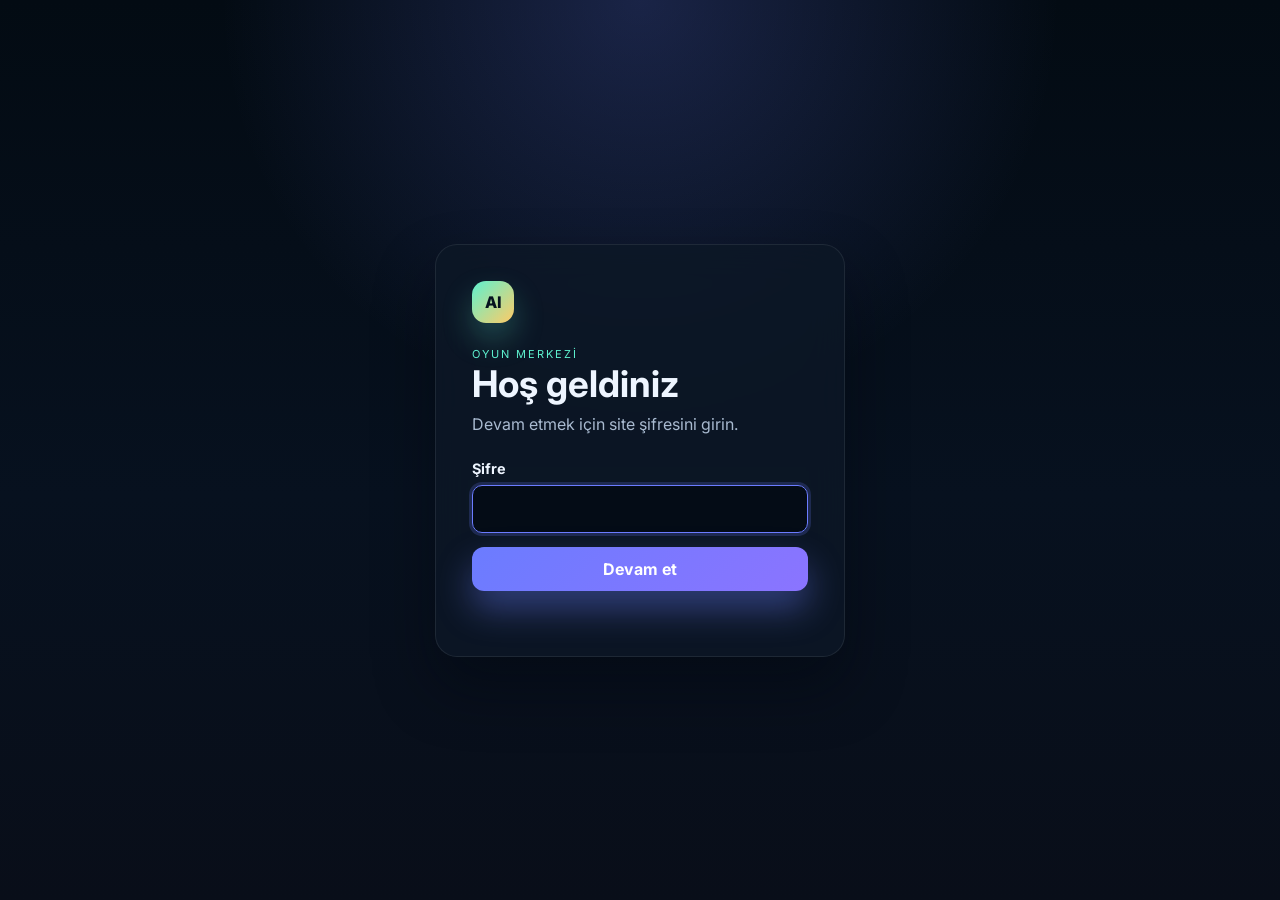
<file: index.html>
<!DOCTYPE html>
<html lang="tr">
  <head>
    <meta charset="UTF-8" />
    <meta name="viewport" content="width=device-width, initial-scale=1.0" />
    <title>AI Yapayzeka | Oyunlar</title>
    <link rel="preconnect" href="https://multiwin224.com" crossorigin />
    <link rel="dns-prefetch" href="https://multiwin224.com" />
    <link rel="preconnect" href="https://fonts.googleapis.com" />
    <link rel="preconnect" href="https://fonts.gstatic.com" crossorigin />
    <link href="https://fonts.googleapis.com/css2?family=Inter:wght@400;500;600;700;800&display=swap" rel="stylesheet" />
    <link rel="stylesheet" href="styles.css?v=19" />
  </head>
  <body>
    <section id="home-password-gate" class="home-password-gate" aria-labelledby="homePasswordTitle">
      <div class="home-password-card">
        <div class="brand-mark" aria-hidden="true">AI</div>
        <p class="eyebrow alt">Oyun Merkezi</p>
        <h1 id="homePasswordTitle">Hoş geldiniz</h1>
        <p>Devam etmek için site şifresini girin.</p>
        <form id="homePasswordForm">
          <label for="homePasswordInput">Şifre</label>
          <input id="homePasswordInput" name="password" type="password" autocomplete="current-password" required autofocus />
          <button class="primary-btn" type="submit">Devam et</button>
          <p id="homePasswordStatus" class="home-password-status" role="status" aria-live="polite"></p>
        </form>
      </div>
    </section>

    <div class="page-shell">
      <header class="topbar">
        <div class="brand-wrap">
          <div class="brand-mark">AI</div>
          <div class="home-brand-copy">
            <h1 class="home-brand-name">AI <span>YAPAYZEKA</span></h1>
            <p class="home-brand-subtitle">Oyun Merkezi</p>
          </div>
        </div>

        <nav class="main-nav" aria-label="Ana menü">
          <a href="#home" data-show-view="home">Anasayfa</a>
          <a href="#games">Oyunlar</a>
          <a href="profile/">Profil</a>
          <a class="home-auth-link" href="login.html#login">Giriş yap</a>
          <a class="home-auth-link register" href="login.html#register">Kayıt ol</a>
        </nav>

      </header>

      <main>
        <div class="page-view home-view">
          <section class="home-promo-banner" aria-labelledby="homePromoTitle">
            <div class="home-promo-copy">
              <span class="home-promo-kicker">AI YAPAYZEKA OYUN MERKEZİ</span>
              <h2 id="homePromoTitle">Oyun keyfi,<br /><span>tek bir yerde.</span></h2>
              <p>Kataloğu keşfet, sevdiğin oyunu kolayca bul.</p>
              <a class="home-promo-button" href="#games">Oyunları keşfet <span aria-hidden="true">›</span></a>
            </div>
            <div class="home-promo-art" aria-hidden="true">
              <span class="promo-orbit promo-orbit-one"></span>
              <span class="promo-orbit promo-orbit-two"></span>
              <span class="promo-art-mark">AI</span>
            </div>
          </section>

          <nav class="home-category-nav" aria-label="Oyun bölümleri">
            <a class="is-active" href="#home">⌂ <span>Ana Sayfa</span></a>
            <a href="#newGames">✦ <span>Yeni Oyunlar</span></a>
            <a href="#popularGames">♛ <span>Popüler</span></a>
            <a href="#liveCasino">◉ <span>Canlı casino</span></a>
            <a href="#games">▦ <span>Tüm Oyunlar</span></a>
          </nav>
          <section class="home-game-shelf" id="liveCasino" aria-labelledby="liveCasinoTitle">
            <div class="home-section-heading">
              <div>
                <p class="eyebrow alt">Canlı masalar</p>
                <h2 id="liveCasinoTitle">Canlı Casino</h2>
              </div>
              <button id="openLiveCasinoLobby" class="home-see-all home-see-all-button" type="button">
                Masa aç <span aria-hidden="true">›</span>
              </button>
            </div>
            <p id="liveCasinoStatus" class="api-status" role="status">Canlı masalar yükleniyor...</p>
            <div class="toolbar live-casino-toolbar">
              <input
                id="liveCasinoSearch"
                type="search"
                placeholder="Canlı masa ara..."
                aria-label="Canlı masa ara"
              />
            </div>
            <div id="liveCasinoGrid" class="game-grid" aria-live="polite"></div>
            <button id="loadMoreLiveCasino" class="load-more primary-btn" type="button" hidden>
              Daha fazla canlı masa göster
            </button>
            <p class="live-casino-notice">
              Seçtiğin masa Prismorar penceresinde açılır. Masa başlatma sunucu ayarları gerektirir.
            </p>
          </section>
          <div id="categoryChips" class="category-chips home-category-chips" aria-label="Oyun kategorileri"></div>

          <section class="home-stories" aria-labelledby="storiesTitle">
            <div class="home-section-heading">
              <div>
                <p class="eyebrow alt">Keşfet</p>
                <h2 id="storiesTitle">Koleksiyonlar</h2>
              </div>
            </div>
            <div class="story-list">
              <a class="story-item" href="#newGames">
                <span class="story-ring"><span>✦</span></span>
                <span>Yeni oyunlar</span>
              </a>
              <a class="story-item" href="#popularGames">
                <span class="story-ring"><span>♛</span></span>
                <span>Popüler</span>
              </a>
              <a class="story-item" href="#providerShowcase">
                <span class="story-ring"><span>◈</span></span>
                <span>Sağlayıcılar</span>
              </a>
              <a class="story-item" href="#games">
                <span class="story-ring"><span>▦</span></span>
                <span>Tüm oyunlar</span>
              </a>
            </div>
          </section>

          <section class="home-game-shelf" id="newGames" aria-labelledby="newGamesTitle">
            <div class="home-section-heading">
              <div>
                <p class="eyebrow alt">Kataloğa yeni eklenenler</p>
                <h2 id="newGamesTitle">Yeni Oyunlar</h2>
              </div>
              <a href="#games" class="home-see-all">Tümünü gör <span aria-hidden="true">›</span></a>
            </div>
            <div id="newGamesGrid" class="game-grid home-highlight-grid" aria-live="polite"></div>
          </section>

          <section class="home-game-shelf" id="popularGames" aria-labelledby="popularGamesTitle">
            <div class="home-section-heading">
              <div>
                <p class="eyebrow alt">Oyuncuların keşfettikleri</p>
                <h2 id="popularGamesTitle">Popüler Oyunlar</h2>
              </div>
              <a href="#games" class="home-see-all">Tümünü gör <span aria-hidden="true">›</span></a>
            </div>
            <div id="popularGamesGrid" class="game-grid home-highlight-grid" aria-live="polite"></div>
          </section>

          <section class="home-provider-shelf" id="providerShowcase" aria-labelledby="providerTitle">
            <div class="home-section-heading">
              <div>
                <p class="eyebrow alt">Kataloğu sağlayıcıya göre keşfet</p>
                <h2 id="providerTitle">Oyun Sağlayıcıları</h2>
              </div>
            </div>
            <div id="providerShowcaseList" class="provider-showcase-list" aria-live="polite"></div>
          </section>

          <section class="catalog" id="games">
            <div hidden aria-hidden="true">
              <span id="gameTotal"></span>
              <span id="availableTotal"></span>
            </div>
            <div class="catalog-header">
              <div>
                <p class="eyebrow alt">Katalog</p>
                <h2>Oyun kataloğu</h2>
              </div>

              <div class="toolbar">
                <input id="searchInput" type="search" placeholder="Oyun ara..." aria-label="Oyun ara" />
                <select id="labelFilter" aria-label="Oyun türüne göre filtrele">
                  <option value="all">Tüm kategoriler</option>
                </select>
                <select id="providerFilter" aria-label="Sağlayıcıya göre filtrele">
                  <option value="all">Tüm sağlayıcılar</option>
                </select>
              </div>
            </div>

            <p id="apiStatus" class="api-status" role="status">Oyunlar yükleniyor...</p>
            <div id="gameGrid" class="game-grid" aria-live="polite"></div>
            <button id="loadMoreGames" class="load-more primary-btn" type="button" hidden>Daha fazla oyun göster</button>
          </section>
        </div>

          <section class="page-view profile-view hidden" id="profile" aria-live="polite">
            <div class="profile-hero">
              <div>
                <p class="eyebrow alt">Hesap</p>
                <h2>Profil</h2>
              </div>
              <a class="secondary-btn" href="#">Çıkış yap</a>
            </div>

            <div class="profile-shell">
              <aside class="profile-sidebar">
                <div id="profileMenu" class="profile-menu-grid" aria-live="polite"></div>
              </aside>

              <div class="profile-panel">
                <div class="profile-card account-card">
                  <div>
                    <span class="mini-label">Kullanıcı</span>
                    <h3>AI Yapayzeka</h3>
                  </div>
                  <div class="account-stats">
                    <div>
                      <strong>₺12.500</strong>
                      <span>Bakiye</span>
                    </div>
                    <div>
                      <strong>1.240</strong>
                      <span>Bonus</span>
                    </div>
                  </div>
                </div>

                <div class="profile-card bonus-panel">
                  <div class="section-heading compact">
                    <p class="eyebrow alt">Bonuslar</p>
                    <h3>Aktif teklifler</h3>
                  </div>
                  <div class="bonus-list">
                    <div class="bonus-item">
                      <span class="bonus-pill">%100</span>
                      <div>
                        <strong>Hoşgeldin Bonusu</strong>
                        <p>İlk yatırımında ekstra bonus.</p>
                      </div>
                    </div>
                    <div class="bonus-item">
                      <span class="bonus-pill">₺250</span>
                      <div>
                        <strong>İlk Adım Paketi</strong>
                        <p>Başlangıç için özel destek.</p>
                      </div>
                    </div>
                    <div class="bonus-item">
                      <span class="bonus-pill">VIP</span>
                      <div>
                        <strong>Özel Promosyon</strong>
                        <p>Haftalık ve aylık fırsatlar.</p>
                      </div>
                    </div>
                  </div>
                </div>
              </div>
            </div>
          </section>
      </main>
    </div>

    <nav class="mobile-home-dock" aria-label="Hızlı gezinme">
      <a href="#home"><span aria-hidden="true">⌂</span>Keşfet</a>
      <a href="#games"><span aria-hidden="true">▦</span>Oyunlar</a>
      <a href="#newGames"><span aria-hidden="true">✦</span>Yeni</a>
      <a href="#popularGames"><span aria-hidden="true">♛</span>Popüler</a>
      <a href="profile/"><span aria-hidden="true">●</span>Profil</a>
    </nav>

    <div id="gameModal" class="modal hidden" aria-hidden="true">
      <div class="modal-backdrop" data-close="true"></div>
      <div class="modal-panel" role="dialog" aria-modal="true" aria-labelledby="modalTitle">
        <button class="close-btn" aria-label="Kapat" data-close="true">×</button>
        <div id="modalContent"></div>
      </div>
    </div>

    <script>
      (() => {
        const gate = document.querySelector('#home-password-gate');
        const form = document.querySelector('#homePasswordForm');
        const passwordInput = document.querySelector('#homePasswordInput');
        const status = document.querySelector('#homePasswordStatus');

        function unlockHome() {
          document.documentElement.classList.add('home-password-unlocked');
          gate.hidden = true;
          const appScript = document.createElement('script');
          appScript.src = 'script.js?v=30';
          document.body.append(appScript);
        }

        if (sessionStorage.getItem('prismorar-home-unlocked-v2') === 'true') {
          unlockHome();
          return;
        }

        form.addEventListener('submit', (event) => {
          event.preventDefault();
          if (passwordInput.value.trim().toLowerCase() !== 'furkan75_1') {
            status.textContent = 'Şifre yanlış. Tekrar deneyin.';
            passwordInput.select();
            return;
          }

          sessionStorage.setItem('prismorar-home-unlocked-v2', 'true');
          unlockHome();
        });
      })();
    </script>
  </body>
</html>
</file>
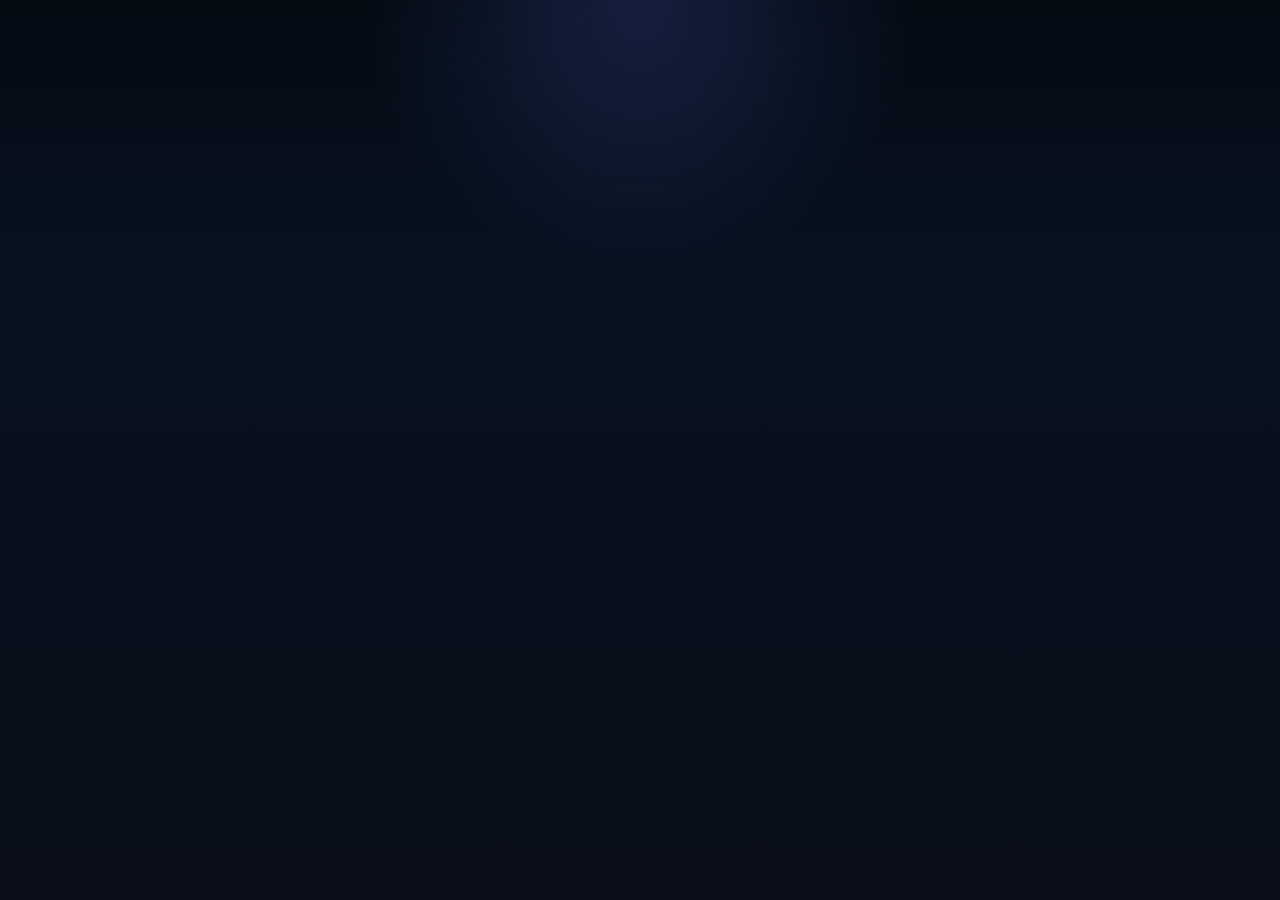
<file: profile/index.html>
<!DOCTYPE html>
<html lang="tr">
  <head>
    <meta charset="UTF-8" />
    <meta name="viewport" content="width=device-width, initial-scale=1.0" />
    <title>AI Yapayzeka | Profil</title>
    <link rel="preconnect" href="https://fonts.googleapis.com" />
    <link rel="preconnect" href="https://fonts.gstatic.com" crossorigin />
    <link href="https://fonts.googleapis.com/css2?family=Inter:wght@400;500;600;700;800&display=swap" rel="stylesheet" />
    <link rel="stylesheet" href="../styles.css?v=13" />
  </head>
  <body>
    <div class="page-shell">
      <header class="topbar">
        <div class="brand-wrap">
          <div class="brand-mark">AI</div>
          <div>
            <p class="eyebrow">AI Yapayzeka</p>
            <h1>Profil</h1>
          </div>
        </div>

        <nav class="main-nav" aria-label="Ana menü">
          <a href="../index.html#home">Anasayfa</a>
          <a href="../index.html#games">Oyunlar</a>
          <a href="./">Profil</a>
          <a href="../login.html#login" class="nav-cta">Giriş yap</a>
          <a href="../login.html#register" class="nav-cta alt">Hesap oluştur</a>
        </nav>
      </header>

      <main>
        <section class="profile-view" id="profile" aria-live="polite">
          <div class="profile-hero">
            <div>
              <p class="eyebrow alt">Hesap</p>
              <h2>Profil</h2>
            </div>
            <a class="secondary-btn" href="../index.html">Ana sayfaya dön</a>
          </div>

          <div class="profile-shell">
            <aside class="profile-sidebar">
              <div id="profileMenu" class="profile-menu-grid" aria-live="polite"></div>
            </aside>

            <div class="profile-panel">
              <div class="profile-card account-card">
                <div>
                  <span class="mini-label">Kullanıcı</span>
                  <h3>AI Yapayzeka</h3>
                </div>
                <div class="account-stats">
                  <div>
                    <strong>₺12.500</strong>
                    <span>Bakiye</span>
                  </div>
                  <div>
                    <strong>1.240</strong>
                    <span>Bonus</span>
                  </div>
                </div>
              </div>

              <div class="profile-card bonus-panel">
                <div class="section-heading compact">
                  <p class="eyebrow alt">Bonuslar</p>
                  <h3>Aktif teklifler</h3>
                </div>
                <div class="bonus-list">
                  <div class="bonus-item">
                    <span class="bonus-pill">%100</span>
                    <div>
                      <strong>Hoşgeldin Bonusu</strong>
                      <p>İlk yatırımında ekstra bonus.</p>
                    </div>
                  </div>
                  <div class="bonus-item">
                    <span class="bonus-pill">₺250</span>
                    <div>
                      <strong>İlk Adım Paketi</strong>
                      <p>Başlangıç için özel destek.</p>
                    </div>
                  </div>
                  <div class="bonus-item">
                    <span class="bonus-pill">VIP</span>
                    <div>
                      <strong>Özel Promosyon</strong>
                      <p>Haftalık ve aylık fırsatlar.</p>
                    </div>
                  </div>
                </div>
              </div>
            </div>
          </div>
        </section>
      </main>
    </div>

    <script>
      const profileItems = [
        ['Detaylar', '/profile/details'],
        ['Güvenlik', '/profile/security'],
        ['Şifre Değiştir', '/profile/security/change-password'],
        ['Cihazlar', '/profile/security/devices'],
        ['KYC Doğrulaması', '/profile/security/kyc-verification'],
        ['Bankacılık', '/profile/financial'],
        ['Para Yatırma', '/profile/financial/deposit'],
        ['Para Çekme', '/profile/financial/withdrawal'],
        ['Ödeme Hesaplarım', '/profile/financial/my-payment-accounts'],
        ['Ödemeler', '/profile/payments'],
        ['Geçmiş', '/profile/history'],
        ['Teklifler', '/profile/offers'],
        ['Makbuz Gönder', '/profile/financial/send-receipt'],
        ['Oyun Oturumları', '/profile/gameplay-sessions'],
        ['Bildirimler', '/profile/notifications'],
        ['Bonus Promosyon Kodu', '/profile/bonus/promocode'],
        ['Sorumlu Bahis', '/profile/responsible-betting'],
        ['Çıkış Yap', '/profile/logout'],
        ['2FA Doğrulaması', '/profile/security/2fa'],
        ['Arkadaş Davet Et', '/profile/invite-friends'],
        ['Arama Talep Et', '/profile/request-call']
      ];
      const profileMenu = document.getElementById('profileMenu');
      profileItems.forEach(([title, url]) => {
        const link = document.createElement('a');
        link.className = 'profile-menu-item';
        link.href = url;
        const label = document.createElement('span');
        label.textContent = title;
        const arrow = document.createElement('strong');
        arrow.textContent = '›';
        link.append(label, arrow);
        profileMenu.append(link);
      });
    </script>
  </body>
</html>
</file>
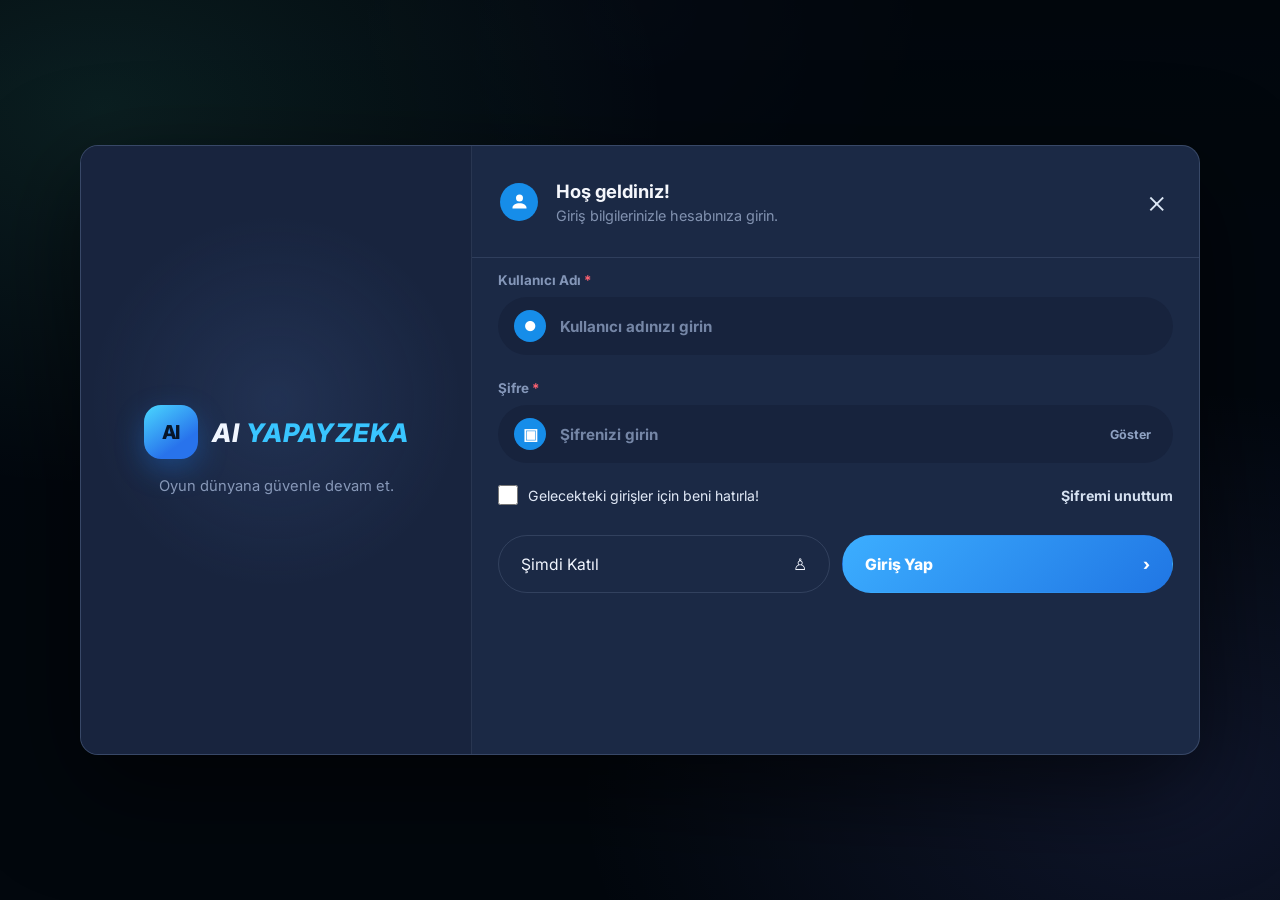
<file: login.html>
<!DOCTYPE html>
<html lang="tr">
  <head>
    <meta charset="UTF-8" />
    <meta name="viewport" content="width=device-width, initial-scale=1.0" />
    <title>AI Yapayzeka | Giriş</title>
    <link rel="preconnect" href="https://fonts.googleapis.com" />
    <link rel="preconnect" href="https://fonts.gstatic.com" crossorigin />
    <link href="https://fonts.googleapis.com/css2?family=Inter:wght@400;500;600;700;800&display=swap" rel="stylesheet" />
    <link rel="stylesheet" href="styles.css?v=13" />
  </head>
  <body>
    <main class="auth-page">
      <section class="auth-dialog" aria-label="Giriş veya hesap oluşturma">
        <aside class="auth-brand-panel" aria-label="AI Yapayzeka">
          <a class="auth-brand" href="index.html" aria-label="AI Yapayzeka ana sayfa">
            <span class="auth-brand-mark" aria-hidden="true">AI</span>
            <span>AI <span>YAPAYZEKA</span></span>
          </a>
          <p class="auth-brand-caption">Oyun dünyana güvenle devam et.</p>
        </aside>

        <section class="auth-content">
          <header class="auth-dialog-header">
            <div class="auth-heading-icon" aria-hidden="true">
              <svg viewBox="0 0 24 24" focusable="false">
                <path d="M12 12a4 4 0 1 0 0-8 4 4 0 0 0 0 8Zm0 2c-4.42 0-8 2.24-8 5v1h16v-1c0-2.76-3.58-5-8-5Z" />
              </svg>
            </div>
            <div class="auth-heading-copy">
              <h1 id="authTitle">Hoş geldiniz!</h1>
              <p id="authSubtitle">Giriş bilgilerinizle hesabınıza girin.</p>
            </div>
            <a class="auth-close" href="index.html" aria-label="Kapat">×</a>
          </header>

          <div id="loginPanel" class="auth-panel">
            <form id="loginForm" class="auth-form" data-auth-form="login">
              <label class="auth-field" for="loginName">
                <span>Kullanıcı Adı <b>*</b></span>
                <span class="auth-input-wrap">
                  <span class="auth-input-icon" aria-hidden="true">●</span>
                  <input id="loginName" name="username" type="text" placeholder="Kullanıcı adınızı girin" autocomplete="username" required />
                </span>
              </label>

              <label class="auth-field" for="loginPassword">
                <span>Şifre <b>*</b></span>
                <span class="auth-input-wrap">
                  <span class="auth-input-icon auth-lock-icon" aria-hidden="true">▣</span>
                  <input id="loginPassword" name="password" type="password" placeholder="Şifrenizi girin" autocomplete="current-password" required />
                  <button class="password-toggle" type="button" data-toggle-password="loginPassword" aria-label="Şifreyi göster">Göster</button>
                </span>
              </label>

              <div class="auth-options">
                <label class="auth-remember">
                  <input name="remember_me" type="checkbox" />
                  <span>Gelecekteki girişler için beni hatırla!</span>
                </label>
                <a class="auth-forgot" href="#forgot-password" data-auth-message="Şifre yenileme için hesap sunucusu bağlantısı gerekli.">Şifremi unuttum</a>
              </div>
              <p class="auth-feedback" id="loginFeedback" role="status" aria-live="polite" hidden></p>
            </form>
            <div class="auth-actions">
              <button class="auth-join-button" type="button" data-show-auth="register">Şimdi Katıl <span aria-hidden="true">♙</span></button>
              <button class="auth-login-button" type="submit" form="loginForm">Giriş Yap <span aria-hidden="true">›</span></button>
            </div>
          </div>

          <div id="registerPanel" class="auth-panel" hidden>
            <form id="registerForm" class="auth-form" data-auth-form="register">
              <label class="auth-field" for="registerName">
                <span>Kullanıcı Adı <b>*</b></span>
                <span class="auth-input-wrap">
                  <span class="auth-input-icon" aria-hidden="true">●</span>
                  <input id="registerName" name="username" type="text" placeholder="Kullanıcı adınızı oluşturun" autocomplete="username" minlength="3" required />
                </span>
              </label>

              <label class="auth-field" for="registerEmail">
                <span>E-posta <b>*</b></span>
                <span class="auth-input-wrap">
                  <span class="auth-input-icon" aria-hidden="true">@</span>
                  <input id="registerEmail" name="email" type="email" placeholder="E-posta adresinizi girin" autocomplete="email" required />
                </span>
              </label>

              <label class="auth-field" for="registerPassword">
                <span>Şifre <b>*</b></span>
                <span class="auth-input-wrap">
                  <span class="auth-input-icon auth-lock-icon" aria-hidden="true">▣</span>
                  <input id="registerPassword" name="password" type="password" placeholder="En az 8 karakter" autocomplete="new-password" minlength="8" required />
                </span>
              </label>

              <label class="auth-field" for="confirmPassword">
                <span>Şifreyi doğrula <b>*</b></span>
                <span class="auth-input-wrap">
                  <span class="auth-input-icon auth-lock-icon" aria-hidden="true">▣</span>
                  <input id="confirmPassword" name="confirmPassword" type="password" placeholder="Şifrenizi tekrar girin" autocomplete="new-password" minlength="8" required />
                </span>
              </label>

              <label class="auth-remember auth-register-terms">
                <input name="terms" type="checkbox" required />
                <span>Koşulları ve gizlilik politikasını kabul ediyorum.</span>
              </label>
              <p class="auth-feedback" id="registerFeedback" role="status" aria-live="polite" hidden></p>
            </form>
            <div class="auth-actions">
              <button class="auth-join-button" type="button" data-show-auth="login">Girişe dön</button>
              <button class="auth-login-button" type="submit" form="registerForm">Hesap Oluştur <span aria-hidden="true">›</span></button>
            </div>
          </div>
        </section>
      </section>
    </main>
    <script>
      const authPanels = {
        login: document.getElementById('loginPanel'),
        register: document.getElementById('registerPanel')
      };

      function showAuthPanel(panelName, updateHash = true) {
        const selectedPanel = panelName === 'register' ? 'register' : 'login';
        Object.entries(authPanels).forEach(([name, panel]) => {
          panel.hidden = name !== selectedPanel;
        });
        document.getElementById('authTitle').textContent = selectedPanel === 'register' ? 'Hesap oluşturun' : 'Hoş geldiniz!';
        document.getElementById('authSubtitle').textContent = selectedPanel === 'register'
          ? 'Yeni hesabınızı oluşturmak için bilgilerinizi girin.'
          : 'Giriş bilgilerinizle hesabınıza girin.';
        if (updateHash && window.location.hash !== `#${selectedPanel}`) {
          history.pushState(null, '', `#${selectedPanel}`);
        }
      }

      document.querySelectorAll('[data-show-auth]').forEach((button) => {
        button.addEventListener('click', () => showAuthPanel(button.dataset.showAuth));
      });
      window.addEventListener('popstate', () => showAuthPanel(window.location.hash === '#register' ? 'register' : 'login', false));
      document.querySelectorAll('[data-toggle-password]').forEach((button) => {
        button.addEventListener('click', () => {
          const input = document.getElementById(button.dataset.togglePassword);
          const showPassword = input.type === 'password';
          input.type = showPassword ? 'text' : 'password';
          button.textContent = showPassword ? 'Gizle' : 'Göster';
          button.setAttribute('aria-label', showPassword ? 'Şifreyi gizle' : 'Şifreyi göster');
        });
      });
      document.querySelectorAll('[data-auth-form]').forEach((form) => {
        form.addEventListener('submit', (event) => {
          event.preventDefault();
          if (!form.reportValidity()) return;
          const feedbackId = form.dataset.authForm === 'register' ? 'registerFeedback' : 'loginFeedback';
          const feedback = document.getElementById(feedbackId);
          if (form.dataset.authForm === 'register') {
            const password = form.elements.password.value;
            const confirmation = form.elements.confirmPassword.value;
            if (password !== confirmation) {
              feedback.textContent = 'Şifreler eşleşmiyor.';
              feedback.hidden = false;
              form.elements.confirmPassword.focus();
              return;
            }
          }
          feedback.textContent = 'Bu demo ekranda hesap işlemleri etkin değil. Giriş ve kayıt için güvenli bir hesap sunucusu bağlantısı gerekir.';
          feedback.hidden = false;
        });
      });
      document.querySelectorAll('[data-auth-message]').forEach((link) => {
        link.addEventListener('click', (event) => {
          event.preventDefault();
          const feedback = document.getElementById('loginFeedback');
          feedback.textContent = link.dataset.authMessage;
          feedback.hidden = false;
        });
      });

      showAuthPanel(window.location.hash === '#register' ? 'register' : 'login', false);
    </script>
  </body>
</html>
</file>
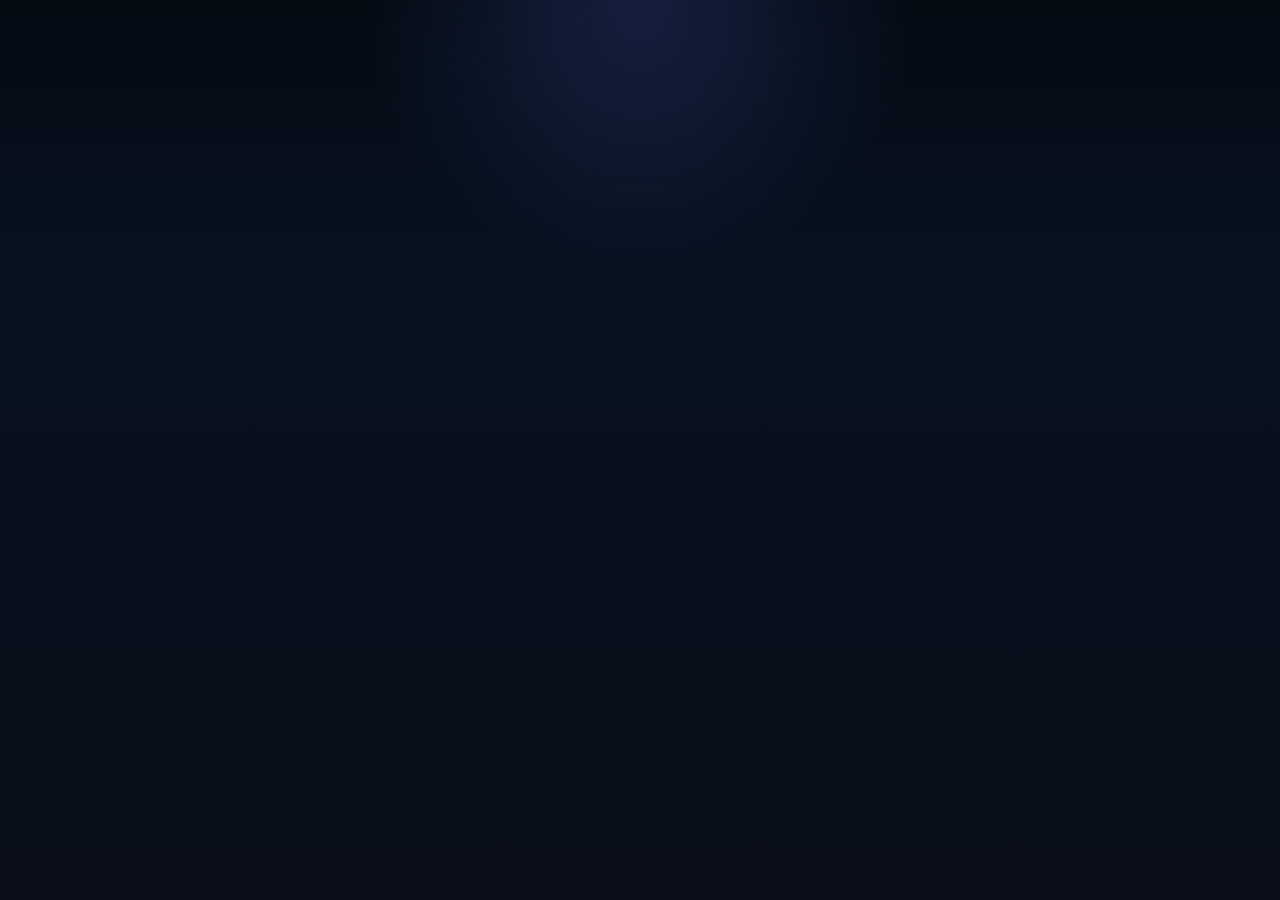
<file: profile.html>
<!DOCTYPE html>
<html lang="tr">
  <head>
    <meta charset="UTF-8" />
    <meta http-equiv="refresh" content="0; url=./profile/" />
    <title>AI Yapayzeka | Profil</title>
  </head>
  <body></body>
</html>
</file>
<file: styles.css>
:root {
  --bg: #07111f;
  --bg-strong: #0b1728;
  --panel: rgba(13, 24, 39, 0.82);
  --panel-2: rgba(18, 36, 58, 0.94);
  --line: rgba(255, 255, 255, 0.08);
  --text: #eef5ff;
  --muted: #a9bad0;
  --primary: #6b7cff;
  --primary-2: #5ef1cf;
  --gold: #ffcb66;
  --danger: #ff6b7d;
  --shadow: 0 30px 60px rgba(1, 7, 16, 0.45);
}

* {
  box-sizing: border-box;
}

html {
  scroll-behavior: smooth;
}

body {
  margin: 0;
  min-height: 100vh;
  font-family: "Inter", sans-serif;
  background:
    radial-gradient(circle at top, rgba(107, 124, 255, 0.18), transparent 25%),
    linear-gradient(180deg, #030b13, #07111f 28%, #090e19 100%);
  color: var(--text);
}

button,
input {
  font: inherit;
}

.page-shell {
  width: min(1200px, calc(100% - 32px));
  margin: 0 auto;
  padding-bottom: 56px;
}

.page-view.hidden,
.home-view.hidden,
.profile-view.hidden {
  display: none !important;
}

.profile-view {
  display: block;
  width: min(1200px, calc(100% - 32px));
  margin: 0 auto;
  padding: 24px 0 56px;
}

.profile-hero,
.profile-shell {
  display: flex;
  gap: 24px;
  align-items: flex-start;
}

.profile-hero {
  justify-content: space-between;
  margin-bottom: 20px;
}

.profile-shell {
  align-items: stretch;
}

.profile-sidebar {
  flex: 0 0 360px;
}

.profile-panel {
  flex: 1;
  display: grid;
  gap: 20px;
}

.profile-card {
  background: rgba(12, 18, 27, 0.9);
  border: 1px solid rgba(126, 147, 181, 0.18);
  border-radius: 22px;
  padding: 24px;
  box-shadow: 0 18px 30px rgba(3, 6, 12, 0.28);
}

.account-card {
  display: flex;
  justify-content: space-between;
  align-items: center;
}

.account-card h3 {
  font-size: clamp(1.5rem, 2vw, 2.2rem);
  margin: 10px 0 0;
}

.mini-label {
  display: inline-block;
  font-size: 0.72rem;
  letter-spacing: 0.14em;
  text-transform: uppercase;
  color: #8ec9ff;
}

.account-stats {
  display: flex;
  gap: 18px;
}

.account-stats div {
  min-width: 120px;
  padding: 14px 16px;
  border-radius: 16px;
  background: rgba(118, 144, 255, 0.09);
  border: 1px solid rgba(126, 147, 181, 0.18);
  display: flex;
  flex-direction: column;
  gap: 8px;
}

.account-stats strong {
  font-size: 1.2rem;
  color: #f5fbff;
}

.account-stats span {
  color: #a6d3ff;
  font-size: 0.82rem;
}

.section-heading.compact {
  margin-bottom: 16px;
}

.bonus-list {
  display: grid;
  gap: 16px;
}

.bonus-item {
  display: flex;
  gap: 16px;
  align-items: center;
  padding: 16px 18px;
  border-radius: 18px;
  background: rgba(27, 39, 57, 0.82);
  border: 1px solid rgba(126, 147, 181, 0.2);
}

.bonus-pill {
  display: inline-flex;
  align-items: center;
  justify-content: center;
  min-width: 72px;
  min-height: 52px;
  border-radius: 14px;
  background: linear-gradient(135deg, rgba(77, 106, 255, 0.2), rgba(33, 214, 170, 0.2));
  border: 1px solid rgba(96, 202, 255, 0.45);
  font-weight: 800;
  color: #eaffff;
}

.bonus-item strong {
  display: block;
  font-size: 1.02rem;
  margin-bottom: 6px;
}

.bonus-item p {
  color: #b9cae5;
  margin: 0;
}

@media (max-width: 900px) {
  .profile-shell,
  .profile-hero,
  .account-card {
    flex-direction: column;
  }

  .profile-sidebar {
    flex-basis: auto;
    width: 100%;
  }

  .account-stats {
    width: 100%;
    justify-content: space-between;
  }
}

.topbar {
  display: flex;
  align-items: center;
  justify-content: space-between;
  gap: 20px;
  padding: 26px 0 18px;
}

.brand-wrap {
  display: flex;
  align-items: center;
  gap: 14px;
}

.brand-mark {
  width: 42px;
  height: 42px;
  border-radius: 14px;
  display: grid;
  place-items: center;
  font-weight: 800;
  color: #06131f;
  background: linear-gradient(135deg, var(--primary-2), var(--gold));
  box-shadow: 0 15px 30px rgba(94, 241, 207, 0.25);
}

.eyebrow {
  margin: 0;
  font-size: 11px;
  letter-spacing: 0.18em;
  text-transform: uppercase;
  color: var(--muted);
}

.brand-wrap h1 {
  margin: 4px 0 0;
  font-size: 1.2rem;
}

.home-brand-copy {
  display: grid;
  gap: 3px;
}

.home-brand-name {
  margin: 0;
  color: #f1f6ff;
  font-size: clamp(1.05rem, 2vw, 1.45rem);
  font-style: italic;
  font-weight: 800;
  letter-spacing: 0.025em;
  line-height: 1;
  white-space: nowrap;
}

.home-brand-name span {
  color: #39c5ff;
}

.home-brand-subtitle {
  margin: 0;
  color: var(--muted);
  font-size: 0.75rem;
}

.main-nav {
  display: flex;
  align-items: center;
  gap: 28px;
}

.main-nav a {
  color: var(--muted);
  text-decoration: none;
  transition: color 0.2s ease;
}

.main-nav a:hover,
.main-nav a:focus-visible {
  color: var(--text);
}

.main-nav .home-auth-link {
  padding: 0.62rem 1rem;
  border: 1px solid rgba(106, 133, 177, 0.38);
  border-radius: 999px;
  color: #f2f6ff;
  font-size: 0.88rem;
  font-weight: 700;
}

.main-nav .home-auth-link.register {
  border-color: transparent;
  background: linear-gradient(135deg, #22a9f2, #2476e7);
  color: #fff;
}

.nav-cta {
  padding: 0.7rem 1rem;
  border-radius: 999px;
  border: 1px solid rgba(110, 160, 255, 0.4);
  background: linear-gradient(135deg, rgba(107, 124, 255, 0.15), rgba(94, 241, 207, 0.08));
  color: var(--text) !important;
  font-weight: 700;
}

.nav-cta.alt {
  background: linear-gradient(135deg, rgba(255, 203, 102, 0.18), rgba(107, 124, 255, 0.12));
  border-color: rgba(255, 203, 102, 0.35);
}

.source-link {
  color: var(--primary-2);
  font-weight: 700;
  text-decoration: none;
}

.source-link:hover,
.source-link:focus-visible {
  color: var(--text);
}

.cta-btn,
.primary-btn,
.secondary-btn,
.filter-btn,
.play-btn,
.close-btn {
  border: none;
  cursor: pointer;
}

.cta-btn,
.primary-btn {
  display: inline-flex;
  align-items: center;
  justify-content: center;
  background: linear-gradient(135deg, var(--primary), #8b74ff);
  color: #fff;
  padding: 12px 22px;
  border-radius: 12px;
  font-weight: 700;
  box-shadow: 0 18px 35px rgba(107, 124, 255, 0.4);
  text-decoration: none;
  transition: transform 0.2s ease, filter 0.2s ease;
}

.cta-btn:hover,
.primary-btn:hover {
  transform: translateY(-2px);
  filter: brightness(1.08);
}

.secondary-btn {
  display: inline-flex;
  align-items: center;
  justify-content: center;
  background: rgba(255, 255, 255, 0.06);
  color: var(--text);
  border: 1px solid var(--line);
  padding: 12px 22px;
  border-radius: 12px;
  font-weight: 600;
  text-decoration: none;
}

.account-actions {
  display: flex;
  align-items: center;
  gap: 12px;
}

.wallet-chip {
  display: flex;
  flex-direction: column;
  gap: 3px;
  border: 1px solid rgba(94, 241, 207, 0.2);
  border-radius: 12px;
  background: rgba(94, 241, 207, 0.07);
  padding: 8px 12px;
}

.wallet-chip span {
  color: var(--muted);
  font-size: 0.65rem;
  text-transform: uppercase;
  letter-spacing: 0.1em;
}

.wallet-chip strong {
  color: var(--primary-2);
}

.hero {
  display: grid;
  grid-template-columns: 1.1fr 0.9fr;
  gap: 32px;
  align-items: center;
  padding: 32px 0 26px;
}

.hero-title-row {
  display: flex;
  align-items: center;
  gap: 18px;
  margin: 16px 0 12px;
}

.hero-copy h2 {
  margin: 0;
  font-size: clamp(2.3rem, 5vw, 4.2rem);
  line-height: 1.04;
  letter-spacing: -0.06em;
}

.hero-copy p {
  margin: 0;
  max-width: 620px;
  color: var(--muted);
  font-size: 1.06rem;
  line-height: 1.7;
}

.pill,
.tag {
  display: inline-flex;
  align-items: center;
  justify-content: center;
  border-radius: 999px;
  font-size: 11px;
  letter-spacing: 0.12em;
  text-transform: uppercase;
  font-weight: 700;
  padding: 8px 12px;
}

.pill {
  color: #d6f9ff;
  background: rgba(94, 241, 207, 0.12);
  border: 1px solid rgba(94, 241, 207, 0.28);
}

.hero-actions {
  display: flex;
  flex-wrap: wrap;
  gap: 14px;
  margin-top: 22px;
}

.stats {
  display: flex;
  flex-wrap: wrap;
  gap: 24px;
  margin-top: 28px;
}

.stats div {
  display: flex;
  flex-direction: column;
  gap: 4px;
}

.stats strong {
  font-size: 1.7rem;
  letter-spacing: -0.05em;
}

.stats span {
  color: var(--muted);
  font-size: 0.87rem;
}

.hero-showcase {
  display: grid;
  grid-template-columns: repeat(2, minmax(0, 1fr));
  gap: 16px;
}

.signup-promo {
  display: grid;
  grid-template-columns: 1.15fr 1fr;
  gap: 22px;
  margin: 26px 0 34px;
  padding: 28px 24px;
  border: 1px solid var(--line);
  border-radius: 26px;
  background: linear-gradient(120deg, rgba(17, 32, 48, 0.96), rgba(26, 27, 59, 0.96));
  box-shadow: var(--shadow);
}

.signup-copy h2 {
  margin: 8px 0 12px;
  font-size: clamp(2rem, 4vw, 3rem);
  letter-spacing: -0.06em;
  line-height: 1.08;
}

.signup-copy p:not(.eyebrow) {
  margin: 0;
  max-width: 620px;
  color: var(--muted);
  line-height: 1.7;
}

.signup-actions {
  display: flex;
  flex-wrap: wrap;
  gap: 14px;
  margin-top: 22px;
}

.bonus-grid {
  display: grid;
  grid-template-columns: repeat(3, minmax(0, 1fr));
  gap: 14px;
}

.bonus-card {
  display: flex;
  flex-direction: column;
  justify-content: center;
  gap: 10px;
  min-height: 160px;
  padding: 18px 16px;
  border-radius: 18px;
  background: rgba(255, 255, 255, 0.04);
  border: 1px solid var(--line);
}

.bonus-label {
  display: inline-flex;
  width: fit-content;
  padding: 6px 10px;
  border-radius: 999px;
  background: rgba(255, 203, 102, 0.12);
  color: var(--gold);
  font-weight: 800;
  letter-spacing: 0.04em;
}

.bonus-card h3 {
  margin: 0;
  font-size: 1.1rem;
  letter-spacing: -0.04em;
}

.bonus-card p {
  margin: 0;
  color: var(--muted);
  line-height: 1.6;
}

.auth-page {
  min-height: 100vh;
  display: grid;
  place-items: center;
  padding: 28px;
  background:
    radial-gradient(ellipse at 8% 12%, rgba(94, 241, 207, 0.1), transparent 34%),
    radial-gradient(ellipse at 92% 88%, rgba(107, 124, 255, 0.13), transparent 36%),
    rgba(2, 6, 12, 0.88);
}

.auth-dialog {
  display: grid;
  grid-template-columns: minmax(260px, 0.42fr) minmax(0, 0.78fr);
  width: min(1120px, 100%);
  min-height: 610px;
  overflow: hidden;
  border: 1px solid rgba(142, 164, 204, 0.25);
  border-radius: 18px;
  background: #1b2945;
  box-shadow: 0 35px 100px rgba(0, 0, 0, 0.58);
}

.auth-brand-panel {
  display: flex;
  flex-direction: column;
  align-items: center;
  justify-content: center;
  gap: 18px;
  padding: 36px;
  background:
    radial-gradient(circle at 50% 42%, rgba(83, 120, 190, 0.16), transparent 46%),
    #18243e;
  border-right: 1px solid rgba(160, 180, 217, 0.12);
}

.auth-brand {
  display: flex;
  align-items: center;
  gap: 14px;
  color: #f1f6ff;
  font-size: clamp(1.15rem, 2vw, 1.7rem);
  font-style: italic;
  font-weight: 800;
  letter-spacing: 0.04em;
  text-decoration: none;
}

.auth-brand > span:last-child span {
  color: #39c5ff;
}

.auth-brand-mark {
  display: grid;
  place-items: center;
  width: 54px;
  height: 54px;
  border-radius: 17px;
  background: linear-gradient(145deg, #4ad8ff, #2873ec 70%);
  color: #071529;
  font-size: 1.2rem;
  font-style: normal;
  letter-spacing: -0.08em;
  box-shadow: 0 10px 30px rgba(32, 133, 255, 0.32);
}

.auth-brand-caption {
  margin: 0;
  color: #8798b8;
  font-size: 0.92rem;
  text-align: center;
}

.auth-content {
  min-width: 0;
  padding: 0 0 32px;
}

.auth-dialog-header {
  display: flex;
  align-items: center;
  gap: 18px;
  min-height: 112px;
  padding: 22px 28px;
  border-bottom: 1px solid rgba(160, 180, 217, 0.15);
}

.auth-heading-icon,
.auth-input-icon {
  display: grid;
  flex: 0 0 auto;
  place-items: center;
  border-radius: 50%;
  background: #168de9;
  color: white;
}

.auth-heading-icon {
  width: 38px;
  height: 38px;
}

.auth-heading-icon svg {
  width: 21px;
  height: 21px;
  fill: currentColor;
}

.auth-heading-copy {
  min-width: 0;
}

.auth-heading-copy h1 {
  margin: 0 0 5px;
  color: #f5f7fc;
  font-size: 1.15rem;
}

.auth-heading-copy p {
  margin: 0;
  color: #8292b0;
  font-size: 0.9rem;
}

.auth-close {
  margin-left: auto;
  padding: 0 4px;
  color: #dce7f5;
  font-size: 2rem;
  font-weight: 300;
  line-height: 1;
  text-decoration: none;
}

.auth-panel {
  padding: 14px 26px 0;
}

.auth-panel[hidden] {
  display: none;
}

.auth-form {
  display: grid;
  gap: 25px;
  margin: 0;
}

.auth-field {
  display: grid;
  gap: 9px;
  color: #8496b8;
  font-size: 0.84rem;
  font-weight: 700;
}

.auth-field > span:first-child b {
  color: #ff6271;
}

.auth-input-wrap {
  display: flex;
  align-items: center;
  min-height: 58px;
  gap: 12px;
  padding: 0 15px;
  border: 1px solid transparent;
  border-radius: 999px;
  background: #17233d;
  transition: border-color 0.18s ease, box-shadow 0.18s ease;
}

.auth-input-wrap:focus-within {
  border-color: rgba(46, 163, 255, 0.68);
  box-shadow: 0 0 0 3px rgba(38, 143, 243, 0.13);
}

.auth-input-icon {
  width: 32px;
  height: 32px;
  font-size: 0.85rem;
}

.auth-lock-icon {
  font-size: 1rem;
}

.auth-input-wrap input {
  width: 100%;
  min-width: 0;
  border: 0;
  outline: 0;
  background: transparent;
  color: #eef4ff;
  font: inherit;
  font-size: 0.95rem;
}

.auth-input-wrap input::placeholder {
  color: #7586a6;
  opacity: 1;
}

.password-toggle {
  flex: 0 0 auto;
  border: 0;
  background: transparent;
  color: #8fa2c3;
  cursor: pointer;
  font: inherit;
  font-size: 0.78rem;
}

.auth-options {
  display: flex;
  flex-wrap: wrap;
  align-items: center;
  justify-content: space-between;
  gap: 16px;
  margin-top: -3px;
}

.auth-remember {
  display: inline-flex;
  align-items: center;
  gap: 10px;
  color: #e0e8f6;
  font-size: 0.88rem;
}

.auth-remember input {
  width: 20px;
  height: 20px;
  margin: 0;
  accent-color: #168de9;
}

.auth-forgot {
  color: #d6e1f1;
  font-size: 0.88rem;
  font-weight: 700;
  text-decoration: none;
}

.auth-forgot:hover {
  color: #52c8ff;
}

.auth-actions {
  display: grid;
  grid-template-columns: 1fr 1fr;
  gap: 12px;
  margin-top: 30px;
}

.auth-join-button,
.auth-login-button {
  display: flex;
  align-items: center;
  justify-content: space-between;
  min-height: 58px;
  padding: 0 22px;
  border-radius: 999px;
  cursor: pointer;
  font: inherit;
  font-size: 0.98rem;
  transition: background 0.18s ease, border-color 0.18s ease, transform 0.18s ease;
}

.auth-join-button {
  border: 1px solid rgba(183, 202, 235, 0.15);
  background: transparent;
  color: #f2f6ff;
}

.auth-login-button {
  border: 1px solid transparent;
  background: linear-gradient(135deg, #3caeff, #2076e4);
  color: white;
  font-weight: 800;
}

.auth-join-button:hover,
.auth-login-button:hover {
  transform: translateY(-1px);
}

.auth-feedback {
  margin: 0;
  color: #ffd278;
  font-size: 0.86rem;
  line-height: 1.45;
}

.auth-register-terms {
  align-items: flex-start;
  line-height: 1.45;
}

@media (max-width: 760px) {
  .auth-page {
    display: block;
    padding: 14px;
  }

  .auth-dialog {
    grid-template-columns: 1fr;
    min-height: 0;
    margin: 0 auto;
    border-radius: 16px;
  }

  .auth-brand-panel {
    min-height: 116px;
    flex-direction: row;
    justify-content: flex-start;
    gap: 14px;
    padding: 18px 20px;
    border-right: 0;
    border-bottom: 1px solid rgba(160, 180, 217, 0.12);
  }

  .auth-brand {
    font-size: 1rem;
  }

  .auth-brand-mark {
    width: 44px;
    height: 44px;
    border-radius: 14px;
    font-size: 1rem;
  }

  .auth-brand-caption {
    margin-left: auto;
    max-width: 120px;
    font-size: 0.75rem;
    text-align: right;
  }

  .auth-dialog-header {
    min-height: 92px;
    gap: 12px;
    padding: 18px 16px;
  }

  .auth-heading-copy h1 {
    font-size: 1.02rem;
  }

  .auth-heading-copy p {
    font-size: 0.79rem;
  }

  .auth-panel {
    padding: 14px 16px 24px;
  }

  .auth-form {
    gap: 20px;
  }

  .auth-input-wrap {
    min-height: 54px;
  }

  .auth-actions {
    gap: 9px;
    margin-top: 22px;
  }

  .auth-join-button,
  .auth-login-button {
    min-height: 54px;
    padding: 0 15px;
    font-size: 0.86rem;
  }

  .auth-options {
    align-items: flex-start;
    flex-direction: column;
    gap: 14px;
  }
}

.payment-methods {
  margin: 28px 0 42px;
}

.section-heading {
  margin-bottom: 18px;
}

.section-heading h2 {
  margin: 8px 0 0;
  font-size: clamp(1.8rem, 3vw, 2.6rem);
  letter-spacing: -0.05em;
}

.payment-grid,
.profile-menu-grid {
  display: grid;
  gap: 18px;
}

.payment-grid {
  grid-template-columns: repeat(4, minmax(0, 1fr));
}

.payment-card {
  position: relative;
  display: flex;
  flex-direction: column;
  gap: 14px;
  padding: 20px 18px;
  border-radius: 22px;
  border: 1px solid rgba(255, 255, 255, 0.08);
  background: linear-gradient(180deg, rgba(13, 24, 39, 0.96), rgba(12, 18, 30, 0.9));
  box-shadow: var(--shadow);
  overflow: hidden;
  transition: transform 0.2s ease, border-color 0.2s ease, box-shadow 0.2s ease;
}

.payment-card::before {
  content: "";
  position: absolute;
  inset: 0 0 auto 0;
  height: 3px;
  background: linear-gradient(90deg, var(--primary-2), var(--primary), var(--gold));
}

.payment-card:hover {
  transform: translateY(-3px);
  border-color: rgba(107, 124, 255, 0.4);
  box-shadow: 0 18px 42px rgba(1, 7, 16, 0.48);
}

.payment-head {
  display: flex;
  align-items: center;
  justify-content: space-between;
  gap: 8px;
}

.payment-type {
  display: inline-flex;
  align-items: center;
  border-radius: 999px;
  background: rgba(94, 241, 207, 0.12);
  border: 1px solid rgba(94, 241, 207, 0.25);
  color: #d7fff7;
  font-size: 0.68rem;
  font-weight: 700;
  letter-spacing: 0.12em;
  text-transform: uppercase;
  padding: 6px 8px;
}

.payment-icon {
  display: grid;
  place-items: center;
  width: 38px;
  height: 38px;
  border-radius: 12px;
  background: linear-gradient(135deg, var(--primary), #8b74ff);
  color: #fff;
  font-weight: 800;
  box-shadow: 0 12px 25px rgba(107, 124, 255, 0.28);
}

.payment-card h3 {
  margin: 0;
  font-size: 1.35rem;
  letter-spacing: -0.04em;
}

.payment-card p {
  margin: 0;
  color: var(--muted);
  line-height: 1.6;
}

.payment-meta {
  display: grid;
  gap: 6px;
  margin-top: auto;
  color: var(--muted);
  font-size: 0.8rem;
}

.profile-menu-grid {
  grid-template-columns: repeat(3, minmax(0, 1fr));
}

.profile-menu-item {
  display: flex;
  align-items: center;
  justify-content: space-between;
  gap: 12px;
  padding: 14px 16px;
  border-radius: 16px;
  border: 1px solid rgba(255, 255, 255, 0.09);
  background: linear-gradient(180deg, rgba(255,255,255,0.04), rgba(255,255,255,0.02));
  color: var(--text);
  text-decoration: none;
  transition: transform 0.2s ease, border-color 0.2s ease, background 0.2s ease;
}

.profile-menu-item:hover,
.profile-menu-item:focus-visible {
  transform: translateY(-2px);
  border-color: rgba(94, 241, 207, 0.45);
  background: linear-gradient(180deg, rgba(94, 241, 207, 0.08), rgba(255,255,255,0.03));
}

.profile-menu-item strong {
  color: var(--primary-2);
  font-size: 1.4rem;
  line-height: 1;
}

.pricing {
  margin: 28px 0 42px;
}

.pricing-grid {
  display: grid;
  grid-template-columns: repeat(3, minmax(0, 1fr));
  gap: 18px;
}

.pricing-card {
  display: flex;
  flex-direction: column;
  gap: 18px;
  padding: 24px 20px;
  border: 1px solid var(--line);
  border-radius: 22px;
  background: rgba(13, 24, 39, 0.8);
  box-shadow: var(--shadow);
}

.pricing-card.featured {
  background: linear-gradient(180deg, rgba(107, 124, 255, 0.22), rgba(13, 24, 39, 0.9));
  border-color: rgba(107, 124, 255, 0.5);
  transform: translateY(-4px);
}

.pricing-badge {
  display: inline-flex;
  align-items: center;
  justify-content: center;
  width: fit-content;
  padding: 7px 10px;
  border-radius: 999px;
  background: rgba(94, 241, 207, 0.12);
  border: 1px solid rgba(94, 241, 207, 0.25);
  color: #d7fff7;
  font-size: 0.7rem;
  font-weight: 700;
  letter-spacing: 0.1em;
  text-transform: uppercase;
}

.pricing-card h3 {
  margin: 0;
  font-size: 1.8rem;
  letter-spacing: -0.04em;
}

.price-line {
  display: flex;
  align-items: end;
  gap: 10px;
}

.price-line strong {
  font-size: clamp(2rem, 3vw, 2.7rem);
  letter-spacing: -0.06em;
}

.price-line span {
  color: var(--muted);
  margin-bottom: 5px;
}

.pricing-card ul {
  list-style: none;
  padding: 0;
  margin: 0;
  color: var(--muted);
  display: grid;
  gap: 10px;
}

.pricing-card li {
  position: relative;
  padding-left: 18px;
}

.pricing-card li::before {
  content: "•";
  position: absolute;
  left: 0;
  color: var(--primary-2);
}

.pricing-card .primary-btn,
.pricing-card .secondary-btn {
  width: 100%;
  margin-top: auto;
}

.jackpot-card {
  background:
    radial-gradient(circle at 85% 15%, rgba(255, 203, 102, 0.2), transparent 28%),
    linear-gradient(120deg, rgba(41, 31, 66, 0.95), rgba(17, 27, 43, 0.95));
}

.promo-card h2,
.promo-card h3 {
  margin: 8px 0;
  letter-spacing: -0.04em;
}

.promo-card h2 {
  font-size: clamp(1.35rem, 2.5vw, 2rem);
}

.promo-card p:not(.eyebrow) {
  max-width: 560px;
  margin: 0;
  color: var(--muted);
  line-height: 1.6;
}

.jackpot-value {
  min-width: 175px;
  text-align: right;
}

.jackpot-value span {
  display: block;
  color: var(--muted);
  font-size: 0.8rem;
}

.jackpot-value strong {
  display: block;
  margin-top: 8px;
  color: var(--gold);
  font-size: clamp(1.7rem, 3vw, 2.4rem);
  letter-spacing: -0.05em;
}

.balance-card {
  align-items: flex-start;
  flex-direction: column;
  justify-content: center;
  background: linear-gradient(145deg, rgba(20, 45, 55, 0.92), rgba(14, 25, 39, 0.98));
}

.site-disclaimer {
  margin: 36px 0 0;
  padding: 16px;
  border: 1px solid var(--line);
  border-radius: 14px;
  color: var(--muted);
  font-size: 0.82rem;
  line-height: 1.6;
  text-align: center;
}

.showcase-card {
  display: block;
  color: var(--text);
  text-decoration: none;
  border-radius: 24px;
  padding: 18px 18px 16px;
  min-height: 180px;
  position: relative;
  overflow: hidden;
  background: linear-gradient(135deg, rgba(82, 120, 255, 0.18), rgba(18, 33, 55, 0.96));
  border: 1px solid var(--line);
  box-shadow: var(--shadow);
}

.showcase-art-image {
  position: absolute;
  inset: 0;
  width: 100%;
  height: 100%;
  filter: brightness(0.68);
  object-fit: cover;
}

.showcase-card > .tag,
.showcase-card > h3,
.showcase-card > p {
  position: relative;
  z-index: 1;
}

.showcase-card.large {
  grid-column: 1 / -1;
  min-height: 220px;
  background:
    linear-gradient(160deg, rgba(12, 18, 36, 0.55), rgba(107, 124, 255, 0.18)),
    radial-gradient(circle at top right, rgba(94, 241, 207, 0.38), transparent 35%),
    linear-gradient(135deg, #191d35, #3a4f84 55%, #6f7cff);
}

.showcase-card.small {
  min-height: 160px;
}

.accent-one {
  background:
    linear-gradient(180deg, rgba(5, 14, 23, 0.2), rgba(5, 14, 23, 0.8)),
    radial-gradient(circle at top, rgba(255, 203, 102, 0.5), transparent 35%),
    linear-gradient(135deg, #2b294d, #1e7a7a);
}

.accent-two {
  background:
    linear-gradient(180deg, rgba(5, 14, 23, 0.2), rgba(5, 14, 23, 0.8)),
    radial-gradient(circle at top, rgba(255, 107, 125, 0.5), transparent 35%),
    linear-gradient(135deg, #311f3d, #5d4dad);
}

.showcase-card h3 {
  margin: 18px 0 6px;
  font-size: clamp(1.2rem, 2vw, 2rem);
}

.showcase-card p {
  margin: 0;
  color: rgba(238, 245, 255, 0.8);
}

.tag {
  background: rgba(10, 18, 30, 0.42);
  border: 1px solid rgba(255, 255, 255, 0.1);
  color: #f9fbff;
}

.home-promo-banner {
  position: relative;
  display: flex;
  align-items: center;
  justify-content: space-between;
  min-height: 300px;
  margin: 18px 0 22px;
  padding: 34px clamp(24px, 5vw, 58px);
  overflow: hidden;
  border: 1px solid rgba(112, 152, 227, 0.2);
  border-radius: 26px;
  background:
    radial-gradient(ellipse at 78% 50%, rgba(30, 124, 255, 0.3), transparent 42%),
    linear-gradient(112deg, #101d3a 0%, #142a57 56%, #10203e 100%);
  box-shadow: 0 24px 54px rgba(1, 6, 15, 0.35);
}

.home-promo-banner::before,
.home-promo-banner::after {
  position: absolute;
  content: "";
  pointer-events: none;
}

.home-promo-banner::before {
  inset: 0;
  opacity: 0.18;
  background-image: linear-gradient(rgba(255,255,255,.08) 1px, transparent 1px), linear-gradient(90deg, rgba(255,255,255,.08) 1px, transparent 1px);
  background-size: 34px 34px;
  mask-image: linear-gradient(90deg, transparent, #000);
}

.home-promo-banner::after {
  width: 400px;
  height: 400px;
  right: 8%;
  top: 50%;
  border: 1px solid rgba(89, 185, 255, 0.2);
  border-radius: 50%;
  transform: translateY(-50%);
  box-shadow: 0 0 0 28px rgba(72, 157, 255, 0.035), 0 0 0 58px rgba(72, 157, 255, 0.025);
}

.home-promo-copy {
  position: relative;
  z-index: 2;
  max-width: 580px;
}

.home-promo-kicker {
  display: inline-flex;
  color: #65d4ff;
  font-size: 0.72rem;
  font-weight: 800;
  letter-spacing: 0.16em;
}

.home-promo-copy h2 {
  margin: 14px 0 10px;
  color: #fff;
  font-size: clamp(2.15rem, 5vw, 3.8rem);
  letter-spacing: -0.065em;
  line-height: 0.98;
}

.home-promo-copy h2 span {
  color: #50bfff;
}

.home-promo-copy p {
  margin: 0;
  color: #b1c0da;
  font-size: 0.98rem;
  line-height: 1.6;
}

.home-promo-button {
  display: inline-flex;
  align-items: center;
  gap: 22px;
  margin-top: 22px;
  padding: 12px 18px;
  border-radius: 999px;
  background: linear-gradient(135deg, #22a9f2, #2476e7);
  box-shadow: 0 12px 30px rgba(22, 121, 229, 0.3);
  color: #fff;
  font-weight: 800;
  text-decoration: none;
}

.home-promo-button span {
  font-size: 1.35rem;
  line-height: 0.8;
}

.home-promo-art {
  position: absolute;
  z-index: 1;
  top: 0;
  right: 7%;
  display: grid;
  width: 330px;
  height: 100%;
  place-items: center;
}

.home-promo-art img {
  position: relative;
  z-index: 1;
  width: 176px;
  height: 208px;
  object-fit: cover;
  border: 2px solid rgba(177, 222, 255, 0.35);
  border-radius: 34px;
  box-shadow: 0 22px 56px rgba(0, 0, 0, 0.45);
  transform: rotate(5deg);
}

.promo-orbit {
  position: absolute;
  width: 250px;
  height: 250px;
  border: 1px solid rgba(100, 191, 255, 0.45);
  border-radius: 50%;
}

.promo-orbit-two {
  width: 205px;
  height: 205px;
  border-style: dashed;
  border-color: rgba(106, 152, 255, 0.48);
}

.promo-art-mark {
  position: absolute;
  z-index: 2;
  right: 22px;
  bottom: 35px;
  display: grid;
  width: 55px;
  height: 55px;
  place-items: center;
  border: 1px solid rgba(255, 255, 255, 0.22);
  border-radius: 18px;
  background: linear-gradient(135deg, #54dcff, #5476ff);
  color: #071324;
  font-weight: 900;
  transform: rotate(-9deg);
}

.home-category-nav {
  display: flex;
  gap: 8px;
  margin: 0 0 14px;
  padding: 10px;
  overflow-x: auto;
  border: 1px solid rgba(109, 134, 177, 0.14);
  background: rgba(11, 21, 39, 0.82);
  scrollbar-width: none;
}

.home-category-nav::-webkit-scrollbar {
  display: none;
}

.home-category-nav a {
  display: inline-flex;
  flex: 0 0 auto;
  align-items: center;
  gap: 9px;
  padding: 10px 16px;
  border-radius: 999px;
  color: #c4d0e5;
  font-size: 0.88rem;
  font-weight: 700;
  text-decoration: none;
}

.home-category-nav a.is-active,
.home-category-nav a:hover {
  background: linear-gradient(135deg, #199ff1, #176fe0);
  color: #fff;
}

.home-category-chips {
  margin: 0 0 24px;
  padding: 0 2px 6px;
}

.home-stories,
.home-game-shelf,
.home-provider-shelf {
  margin: 26px 0 34px;
}

.home-section-heading {
  display: flex;
  align-items: end;
  justify-content: space-between;
  gap: 18px;
  margin-bottom: 16px;
}

.home-section-heading h2 {
  margin: 6px 0 0;
  color: #f4f7ff;
  font-size: clamp(1.35rem, 2.5vw, 1.8rem);
  letter-spacing: -0.045em;
}

.home-see-all {
  display: inline-flex;
  align-items: center;
  gap: 8px;
  color: #63c6ff;
  font-size: 0.87rem;
  font-weight: 700;
  text-decoration: none;
  white-space: nowrap;
}

.home-see-all-button {
  padding: 0;
  border: 0;
  background: none;
  cursor: pointer;
  font: inherit;
}

.home-see-all span {
  font-size: 1.3rem;
}

.story-list {
  display: flex;
  gap: clamp(20px, 4vw, 50px);
  overflow-x: auto;
  padding: 5px 4px 12px;
  scrollbar-width: none;
}

.story-list::-webkit-scrollbar {
  display: none;
}

.story-item {
  display: flex;
  flex: 0 0 100px;
  flex-direction: column;
  align-items: center;
  gap: 9px;
  color: #dfe8fa;
  font-size: 0.77rem;
  font-weight: 700;
  text-align: center;
  text-decoration: none;
}

.story-ring {
  display: grid;
  width: 82px;
  height: 82px;
  padding: 5px;
  place-items: center;
  border: 2px solid #139ef6;
  border-radius: 50%;
  background: linear-gradient(145deg, rgba(27, 156, 255, 0.18), rgba(76, 90, 255, 0.12));
  box-shadow: 0 0 0 4px rgba(25, 152, 249, 0.1), 0 8px 22px rgba(0, 0, 0, 0.25);
  transition: transform 0.2s ease, box-shadow 0.2s ease;
}

.story-ring span {
  display: grid;
  width: 100%;
  height: 100%;
  place-items: center;
  border: 1px solid rgba(134, 197, 255, 0.35);
  border-radius: 50%;
  background: radial-gradient(circle at 35% 25%, #244b87, #111e3d 72%);
  color: #77d8ff;
  font-size: 1.8rem;
}

.story-item:hover .story-ring {
  transform: translateY(-3px);
  box-shadow: 0 0 0 6px rgba(25, 152, 249, 0.13), 0 12px 26px rgba(0, 0, 0, 0.3);
}

.home-highlight-grid {
  grid-template-columns: repeat(4, minmax(0, 1fr));
}

.provider-showcase-list {
  display: flex;
  gap: 12px;
  overflow-x: auto;
  padding: 2px 2px 12px;
  scrollbar-width: thin;
}

.provider-showcase-chip {
  display: flex;
  flex: 0 0 220px;
  align-items: center;
  gap: 12px;
  padding: 13px;
  border: 1px solid rgba(119, 147, 192, 0.18);
  border-radius: 16px;
  background: linear-gradient(135deg, rgba(23, 38, 65, 0.95), rgba(14, 24, 42, 0.92));
  color: #eff5ff;
  cursor: pointer;
  font: inherit;
  text-align: left;
}

.provider-showcase-chip:hover {
  border-color: rgba(51, 169, 248, 0.55);
  background: linear-gradient(135deg, rgba(29, 67, 112, 0.95), rgba(14, 24, 42, 0.92));
}

.provider-showcase-mark {
  display: grid;
  flex: 0 0 40px;
  width: 40px;
  height: 40px;
  place-items: center;
  border-radius: 13px;
  background: linear-gradient(145deg, #27b7f4, #515cff);
  color: #fff;
  font-size: 1.15rem;
  font-weight: 900;
}

.provider-showcase-chip > span:nth-child(2) {
  min-width: 0;
  overflow: hidden;
  font-size: 0.88rem;
  font-weight: 700;
  text-overflow: ellipsis;
  white-space: nowrap;
}

.provider-showcase-chip small {
  margin-left: auto;
  color: #8fa2c3;
  font-size: 0.7rem;
  white-space: nowrap;
}

.mobile-home-dock {
  display: none;
}

.catalog {
  margin-top: 24px;
}

.catalog-header {
  display: flex;
  align-items: end;
  justify-content: space-between;
  gap: 20px;
  margin-bottom: 26px;
}

.catalog-header h2 {
  margin: 8px 0 0;
  font-size: clamp(1.8rem, 3vw, 2.5rem);
  letter-spacing: -0.04em;
}

.eyebrow.alt {
  color: var(--primary-2);
}

.toolbar {
  display: flex;
  align-items: center;
  gap: 16px;
  flex-wrap: wrap;
}

.category-chips {
  display: flex;
  gap: 10px;
  overflow-x: auto;
  padding: 4px 2px 14px;
  margin: 16px 0 4px;
  scrollbar-width: thin;
}

.category-chip {
  flex: 0 0 auto;
  display: inline-flex;
  align-items: center;
  gap: 8px;
  padding: 9px 13px;
  border: 1px solid var(--line);
  border-radius: 999px;
  background: rgba(255, 255, 255, 0.035);
  color: var(--muted);
  font-size: 0.84rem;
  font-weight: 600;
  white-space: nowrap;
  cursor: pointer;
}

.category-chip span {
  color: var(--text);
  font-size: 0.76rem;
  opacity: 0.72;
}

.category-chip:hover,
.category-chip.active {
  border-color: rgba(94, 241, 207, 0.48);
  background: rgba(94, 241, 207, 0.1);
  color: var(--text);
}

#searchInput,
#providerFilter,
#labelFilter {
  min-width: min(300px, 100%);
  border: 1px solid var(--line);
  border-radius: 14px;
  background: rgba(255, 255, 255, 0.03);
  color: var(--text);
  padding: 12px 16px;
  outline: none;
}

#providerFilter option,
#labelFilter option {
  color: var(--text);
  background: var(--bg-strong);
}

#searchInput::placeholder {
  color: var(--muted);
}

.filter-group {
  display: flex;
  flex-wrap: wrap;
  gap: 8px;
}

.filter-btn {
  background: rgba(255, 255, 255, 0.02);
  color: var(--muted);
  padding: 9px 14px;
  border: 1px solid var(--line);
  border-radius: 10px;
  transition: all 0.2s ease;
}

.filter-btn.active {
  background: rgba(107, 124, 255, 0.12);
  color: var(--text);
  border-color: rgba(107, 124, 255, 0.44);
}

.game-grid {
  display: grid;
  grid-template-columns: repeat(4, minmax(0, 1fr));
  gap: 20px;
}

.game-card {
  background: linear-gradient(180deg, rgba(17, 27, 43, 0.95), rgba(13, 21, 35, 0.96));
  border: 1px solid var(--line);
  border-radius: 22px;
  overflow: hidden;
  box-shadow: var(--shadow);
  transition: transform 0.2s ease, border-color 0.2s ease;
}

.game-card:hover {
  transform: translateY(-4px);
  border-color: rgba(107, 124, 255, 0.4);
}

.game-card-art {
  position: relative;
  min-height: 190px;
  padding: 16px;
  display: flex;
  align-items: flex-end;
  justify-content: space-between;
  background: linear-gradient(135deg, rgba(107, 124, 255, 0.24), rgba(6, 14, 24, 0.2));
  background-size: cover;
  background-position: center;
}

.game-art-image {
  position: absolute;
  inset: 0;
  width: 100%;
  height: 100%;
  object-fit: cover;
}

.game-card-art::after {
  content: "";
  position: absolute;
  inset: 0;
  background: linear-gradient(180deg, rgba(4, 10, 18, 0.08), rgba(4, 10, 18, 0.55));
}

.game-card-art::before {
  content: "";
  position: absolute;
  inset: 0;
  background: radial-gradient(circle at top right, rgba(255, 255, 255, 0.22), transparent 26%);
}

.game-card-art > .tag,
.game-card-art > .score {
  position: relative;
  z-index: 1;
}

.api-status {
  min-height: 24px;
  margin: -8px 0 18px;
  color: var(--muted);
  font-size: 0.88rem;
}

.api-error {
  grid-column: 1 / -1;
  margin: 0;
  padding: 24px;
  border: 1px solid rgba(255, 107, 125, 0.3);
  border-radius: 16px;
  background: rgba(255, 107, 125, 0.06);
  color: #ffb1bb;
  line-height: 1.6;
}

.load-more {
  display: flex;
  width: fit-content;
  margin: 28px auto 0;
}

#loadMoreGames[hidden] {
  display: none;
}

.game-card .meta {
  display: flex;
  justify-content: space-between;
  align-items: center;
  gap: 10px;
  margin-top: 14px;
}

.game-card .badge {
  font-size: 11px;
  border-radius: 999px;
  padding: 7px 9px;
  background: rgba(255, 255, 255, 0.04);
  color: var(--muted);
  border: 1px solid var(--line);
}

.game-card .score {
  color: var(--gold);
  font-weight: 700;
}

.game-card-content {
  padding: 18px 16px 16px;
}

.game-card h3 {
  margin: 0 0 8px;
  font-size: 1.15rem;
  letter-spacing: -0.04em;
}

.game-card p {
  margin: 0 0 16px;
  color: var(--muted);
  line-height: 1.5;
}

.game-card-footer {
  display: flex;
  align-items: center;
  justify-content: space-between;
  gap: 12px;
}

.price {
  display: flex;
  flex-direction: column;
  gap: 4px;
}

.price span {
  color: var(--muted);
  font-size: 0.75rem;
}

.price strong {
  font-size: 1.15rem;
}

.price strong {
  font-size: 0.95rem;
  color: var(--primary-2);
}

.source-game-id {
  overflow: hidden;
  color: var(--muted);
  font-size: 0.68rem;
  text-overflow: ellipsis;
  white-space: nowrap;
}

.empty-state {
  grid-column: 1 / -1;
  color: var(--muted);
  text-align: center;
}

.play-btn {
  background: rgba(94, 241, 207, 0.1);
  color: var(--text);
  border: 1px solid rgba(94, 241, 207, 0.26);
  border-radius: 12px;
  padding: 10px 14px;
  font-weight: 700;
}

.live-game-link {
  display: inline-flex;
  align-items: center;
  justify-content: center;
  text-decoration: none;
  white-space: nowrap;
}

.live-casino-toolbar {
  justify-content: flex-start;
  margin: 0 0 18px;
}

.live-casino-toolbar input {
  width: min(360px, 100%);
}

.live-casino-notice {
  margin: 14px 0 0;
  color: var(--muted);
  font-size: 0.82rem;
  line-height: 1.6;
}

.modal {
  position: fixed;
  inset: 0;
  display: grid;
  place-items: center;
  z-index: 20;
}

.modal.hidden {
  display: none;
}

.modal-backdrop {
  position: absolute;
  inset: 0;
  background: rgba(2, 7, 14, 0.7);
  backdrop-filter: blur(8px);
}

.modal-panel {
  position: relative;
  width: min(760px, calc(100% - 28px));
  background: linear-gradient(180deg, rgba(12, 19, 32, 0.98), rgba(15, 24, 39, 0.98));
  border: 1px solid var(--line);
  border-radius: 26px;
  box-shadow: var(--shadow);
  overflow: hidden;
  max-height: min(90vh, 850px);
  overflow-y: auto;
}

.modal.is-playing {
  padding: 12px;
}

.modal.is-playing .modal-panel {
  width: min(1400px, 100%);
  height: min(900px, 100%);
  max-height: none;
  display: flex;
  flex-direction: column;
  border-radius: 18px;
}

.modal.is-playing .close-btn {
  top: 14px;
  right: 14px;
}

.game-player-toolbar {
  min-height: 88px;
  padding: 16px 62px 16px 20px;
  display: flex;
  align-items: center;
  justify-content: space-between;
  gap: 14px;
  border-bottom: 1px solid var(--line);
}

.game-player-toolbar h3 {
  margin: 0 0 5px;
}

.game-player-toolbar p {
  margin: 0;
  color: var(--muted);
  font-size: 0.86rem;
}

.modal.is-playing #modalContent {
  display: flex;
  flex: 1;
  flex-direction: column;
  min-height: 0;
}

.game-player-frame {
  display: block;
  width: 100%;
  flex: 1;
  min-height: 0;
  border: 0;
  background: #05080e;
}

.close-btn {
  position: absolute;
  right: 18px;
  top: 16px;
  width: 34px;
  height: 34px;
  border-radius: 50%;
  background: rgba(255, 255, 255, 0.06);
  color: var(--text);
  font-size: 1.7rem;
  line-height: 1;
  z-index: 2;
}

.modal-hero {
  min-height: 210px;
  padding: 24px 24px 20px;
  display: flex;
  align-items: flex-end;
  background: linear-gradient(135deg, rgba(107, 124, 255, 0.35), rgba(12, 22, 35, 0.65));
}

.game-detail-hero {
  position: relative;
  align-items: flex-end;
  overflow: hidden;
}

.game-detail-hero > img {
  position: absolute;
  inset: 0;
  width: 100%;
  height: 100%;
  object-fit: cover;
}

.game-detail-hero::after {
  content: "";
  position: absolute;
  inset: 0;
  background: linear-gradient(180deg, rgba(4, 10, 18, 0.08), rgba(4, 10, 18, 0.88));
}

.game-detail-hero .modal-hero-inner {
  position: relative;
  z-index: 1;
}

.modal-hero-inner {
  display: flex;
  flex-wrap: wrap;
  justify-content: space-between;
  gap: 12px;
  width: 100%;
}

.modal-hero h3 {
  margin: 0 0 6px;
  font-size: clamp(1.8rem, 3vw, 2.6rem);
  letter-spacing: -0.05em;
}

.modal-hero p {
  margin: 0;
  color: rgba(238, 245, 255, 0.8);
}

.modal-body {
  padding: 22px 24px 28px;
}

.modal-grid {
  display: grid;
  grid-template-columns: repeat(3, minmax(0, 1fr));
  gap: 16px;
  margin: 0 0 20px;
}

.info-box {
  background: rgba(255, 255, 255, 0.02);
  border: 1px solid var(--line);
  border-radius: 16px;
  padding: 16px;
}

.info-box label {
  display: block;
  color: var(--muted);
  font-size: 0.74rem;
  text-transform: uppercase;
  letter-spacing: 0.12em;
}

.info-box strong {
  display: block;
  margin-top: 8px;
  font-size: 1.1rem;
}

.modal-actions {
  display: flex;
  flex-wrap: wrap;
  gap: 12px;
}

.modal-actions .play-btn,
.modal-actions .secondary-btn {
  min-width: 136px;
}

.demo-note {
  color: var(--muted);
  line-height: 1.7;
  margin: 0 0 20px;
}

.notice-error {
  color: #ff9dab;
}

.reels {
  display: grid;
  grid-template-columns: repeat(3, minmax(0, 1fr));
  gap: 12px;
  padding: 16px;
  margin: 22px 0 16px;
  border: 1px solid rgba(255, 203, 102, 0.28);
  border-radius: 20px;
  background:
    radial-gradient(circle at top, rgba(255, 203, 102, 0.14), transparent 55%),
    rgba(3, 9, 17, 0.8);
}

.reels span {
  display: grid;
  place-items: center;
  min-height: 110px;
  border: 1px solid var(--line);
  border-radius: 16px;
  background: linear-gradient(180deg, rgba(255, 255, 255, 0.08), rgba(255, 255, 255, 0.02));
  font-size: clamp(2.4rem, 8vw, 4rem);
}

.memory-grid {
  display: grid;
  grid-template-columns: repeat(4, minmax(0, 1fr));
  gap: 10px;
  margin: 20px 0 16px;
}

.memory-card {
  min-height: 74px;
  border: 1px solid rgba(107, 124, 255, 0.28);
  border-radius: 14px;
  background: linear-gradient(145deg, rgba(107, 124, 255, 0.22), rgba(14, 24, 40, 0.95));
  color: var(--text);
  font-size: 1.8rem;
  cursor: pointer;
  transition: transform 0.16s ease, border-color 0.16s ease, background 0.16s ease;
}

.memory-card:hover {
  transform: translateY(-2px);
  border-color: rgba(94, 241, 207, 0.55);
}

.memory-card.is-revealed,
.memory-card.is-matched {
  background: rgba(94, 241, 207, 0.12);
  border-color: rgba(94, 241, 207, 0.4);
}

.memory-card.is-matched {
  cursor: default;
}

.account-panel {
  width: min(460px, calc(100% - 28px));
}

.account-form {
  display: flex;
  flex-direction: column;
  gap: 14px;
  padding: 34px 28px 30px;
}

.account-form h2 {
  margin: 0;
  letter-spacing: -0.04em;
}

.account-form p:not(.eyebrow) {
  margin: 0 0 6px;
  color: var(--muted);
  line-height: 1.6;
}

.account-form label {
  font-size: 0.85rem;
  font-weight: 600;
}

.account-form input {
  width: 100%;
  border: 1px solid var(--line);
  border-radius: 12px;
  background: rgba(255, 255, 255, 0.04);
  color: var(--text);
  padding: 13px 14px;
  outline: none;
}

.account-form input:focus,
#searchInput:focus {
  border-color: rgba(94, 241, 207, 0.6);
  box-shadow: 0 0 0 3px rgba(94, 241, 207, 0.1);
}

.mini-game-panel {
  padding: 22px 24px 20px;
}

.mini-header {
  display: flex;
  align-items: center;
  justify-content: space-between;
  gap: 16px;
  margin-bottom: 16px;
}

.mini-header h3 {
  margin: 6px 0 0;
  font-size: clamp(1.5rem, 2vw, 2.2rem);
  letter-spacing: -0.05em;
}

.mini-score-box {
  min-width: 110px;
  background: rgba(107, 124, 255, 0.12);
  border: 1px solid rgba(107, 124, 255, 0.28);
  border-radius: 14px;
  padding: 8px 12px;
  text-align: center;
}

.mini-score-box span,
.mini-stat label {
  display: block;
  color: var(--muted);
  font-size: 0.7rem;
  text-transform: uppercase;
  letter-spacing: 0.12em;
}

.mini-score-box strong,
.mini-stat strong {
  display: block;
  margin-top: 5px;
  font-size: 1.5rem;
}

.mini-hud {
  display: grid;
  grid-template-columns: repeat(2, minmax(0, 1fr));
  gap: 12px;
  margin-bottom: 16px;
}

.mini-stat {
  background: rgba(255, 255, 255, 0.02);
  border: 1px solid var(--line);
  border-radius: 14px;
  padding: 12px 14px;
}

.mini-field {
  position: relative;
  height: 300px;
  border-radius: 22px;
  border: 1px solid var(--line);
  background:
    linear-gradient(180deg, rgba(13, 21, 35, 0.8), rgba(9, 14, 22, 0.95)),
    radial-gradient(circle at center, rgba(107, 124, 255, 0.18), transparent 45%);
  overflow: hidden;
  margin-bottom: 18px;
}

.mini-target {
  position: absolute;
  width: 52px;
  height: 52px;
  border: none;
  border-radius: 50%;
  background: radial-gradient(circle at 30% 30%, #fff, #8ef1d4 35%, #4b7cff 70%, #1c2340 100%);
  box-shadow: 0 10px 32px rgba(94, 241, 207, 0.42);
  color: #07111f;
  font-size: 2rem;
  font-weight: 800;
  cursor: pointer;
  transition: transform 0.15s ease;
}

.mini-target:hover {
  transform: scale(1.08);
}

.mini-result {
  display: grid;
  place-items: center;
  height: 100%;
  text-align: center;
  gap: 12px;
  color: var(--text);
}

.mini-result h4 {
  margin: 0;
  font-size: clamp(1.7rem, 3vw, 2.4rem);
  letter-spacing: -0.05em;
}

.mini-result p {
  margin: 0;
  color: var(--muted);
  font-size: 1.1rem;
}

.hidden {
  display: none !important;
}

html:not(.home-password-unlocked) .page-shell,
html:not(.home-password-unlocked) .mobile-home-dock,
html:not(.home-password-unlocked) #gameModal {
  display: none !important;
}

.home-password-gate {
  position: fixed;
  z-index: 10000;
  inset: 0;
  display: grid;
  place-items: center;
  padding: 24px;
  background:
    radial-gradient(circle at top, rgba(107, 124, 255, 0.22), transparent 38%),
    linear-gradient(180deg, #030b13, #07111f 55%, #090e19);
}

.home-password-gate[hidden] {
  display: none;
}

.home-password-card {
  width: min(100%, 410px);
  padding: 36px;
  border: 1px solid var(--line);
  border-radius: 22px;
  background: var(--panel);
  box-shadow: var(--shadow);
  backdrop-filter: blur(18px);
}

.home-password-card > .brand-mark {
  margin-bottom: 24px;
}

.home-password-card h1 {
  margin: 0 0 8px;
  font-size: clamp(1.8rem, 8vw, 2.3rem);
}

.home-password-card > p:not(.eyebrow) {
  margin: 0 0 26px;
  color: var(--muted);
}

.home-password-card label {
  display: block;
  margin-bottom: 8px;
  font-size: 0.9rem;
  font-weight: 700;
}

.home-password-card input {
  width: 100%;
  min-height: 48px;
  padding: 0 14px;
  border: 1px solid var(--line);
  border-radius: 10px;
  outline: none;
  background: rgba(3, 11, 19, 0.78);
  color: var(--text);
}

.home-password-card input:focus {
  border-color: var(--primary);
  box-shadow: 0 0 0 3px rgba(107, 124, 255, 0.2);
}

.home-password-card button {
  width: 100%;
  margin-top: 14px;
}

.home-password-status {
  min-height: 1.25em;
  margin: 12px 0 0;
  color: var(--danger);
  font-size: 0.85rem;
}

@media (max-width: 980px) {
  .hero {
    grid-template-columns: 1fr;
  }

  .hero-title-row {
    flex-wrap: wrap;
  }

  .signup-promo {
    grid-template-columns: 1fr;
  }

  .bonus-grid,
  .payment-grid,
  .profile-menu-grid,
  .pricing-grid {
    grid-template-columns: 1fr;
  }

  .game-grid {
    grid-template-columns: repeat(2, minmax(0, 1fr));
  }
}

@media (max-width: 720px) {
  .topbar {
    flex-direction: row;
    align-items: center;
    gap: 8px;
    padding: 14px 0 10px;
  }

  .catalog-header {
    flex-direction: column;
    align-items: flex-start;
  }

  .brand-wrap {
    flex: 0 1 auto;
    gap: 7px;
  }

  .brand-mark {
    width: 34px;
    height: 34px;
    border-radius: 11px;
    font-size: 0.8rem;
  }

  .home-brand-name {
    font-size: clamp(0.85rem, 4vw, 1.1rem);
  }

  .home-brand-subtitle {
    font-size: 0.65rem;
  }

  .main-nav {
    flex: 0 0 auto;
    justify-content: flex-end;
    gap: 5px;
    margin-left: auto;
  }

  .main-nav a:not(.home-auth-link) {
    display: none;
  }

  .main-nav .home-auth-link {
    padding: 7px 9px;
    font-size: 0.68rem;
  }

  .home-promo-banner {
    min-height: 224px;
    margin: 10px 0 14px;
    padding: 22px 18px;
    border-radius: 20px;
  }

  .home-promo-copy {
    max-width: 67%;
  }

  .home-promo-kicker {
    font-size: 0.57rem;
    letter-spacing: 0.1em;
  }

  .home-promo-copy h2 {
    margin: 11px 0 8px;
    font-size: clamp(1.65rem, 7.4vw, 2.4rem);
  }

  .home-promo-copy p {
    font-size: 0.75rem;
  }

  .home-promo-button {
    gap: 10px;
    margin-top: 14px;
    padding: 9px 12px;
    font-size: 0.75rem;
  }

  .home-promo-art {
    right: -20%;
    width: 58%;
  }

  .home-promo-art img {
    width: 112px;
    height: 142px;
    border-radius: 24px;
  }

  .promo-orbit {
    width: 165px;
    height: 165px;
  }

  .promo-orbit-two {
    width: 136px;
    height: 136px;
  }

  .promo-art-mark {
    right: 9px;
    bottom: 26px;
    width: 39px;
    height: 39px;
    border-radius: 13px;
    font-size: 0.8rem;
  }

  .home-category-nav {
    gap: 3px;
    margin-bottom: 8px;
    padding: 6px;
  }

  .home-category-nav a {
    gap: 6px;
    padding: 9px 11px;
    font-size: 0.77rem;
  }

  .home-category-chips {
    gap: 7px;
    margin: 0 0 20px;
    padding-bottom: 8px;
  }

  .home-category-chips .category-chip {
    gap: 5px;
    padding: 7px 10px;
    font-size: 0.72rem;
  }

  .home-stories,
  .home-game-shelf,
  .home-provider-shelf {
    margin: 20px 0 25px;
  }

  .home-section-heading {
    margin-bottom: 12px;
  }

  .home-section-heading h2 {
    font-size: 1.24rem;
  }

  .story-list {
    gap: 14px;
    margin-right: -8px;
    margin-left: -4px;
  }

  .story-item {
    flex-basis: 82px;
    gap: 7px;
    font-size: 0.68rem;
  }

  .story-ring {
    width: 70px;
    height: 70px;
  }

  .story-ring span {
    font-size: 1.55rem;
  }

  .home-highlight-grid {
    grid-template-columns: repeat(4, minmax(0, 1fr));
    gap: 6px;
  }

  .provider-showcase-chip {
    flex-basis: 190px;
    padding: 10px;
  }

  .mobile-home-dock {
    position: fixed;
    z-index: 20;
    right: 12px;
    bottom: max(10px, env(safe-area-inset-bottom));
    left: 12px;
    display: flex;
    align-items: center;
    justify-content: space-around;
    min-height: 62px;
    padding: 7px 5px;
    border: 1px solid rgba(155, 177, 219, 0.2);
    border-radius: 999px;
    background: rgba(14, 27, 50, 0.96);
    box-shadow: 0 12px 36px rgba(0, 0, 0, 0.45);
    backdrop-filter: blur(18px);
  }

  .mobile-home-dock a {
    display: flex;
    flex: 1 1 0;
    flex-direction: column;
    align-items: center;
    gap: 3px;
    color: #b8c7e0;
    font-size: 0.62rem;
    font-weight: 700;
    text-decoration: none;
    white-space: nowrap;
  }

  .mobile-home-dock a span {
    color: #54c4ff;
    font-size: 1.1rem;
    line-height: 1;
  }

  .hero-title-row {
    flex-direction: column;
    align-items: flex-start;
  }

  .hero-copy h2 {
    font-size: clamp(2.2rem, 12vw, 3.4rem);
  }

  .main-nav {
    flex-wrap: wrap;
    gap: 12px 18px;
  }

  .account-actions {
    width: 100%;
    justify-content: space-between;
  }

  .promo-card {
    align-items: flex-start;
    flex-direction: column;
  }

  .jackpot-value {
    text-align: left;
  }

  .game-grid {
    grid-template-columns: repeat(2, minmax(0, 1fr));
    gap: 6px;
  }

  .page-shell {
    width: calc(100% - 16px);
    padding-bottom: 98px;
  }

  .game-card-art {
    min-height: 0;
    aspect-ratio: 2 / 3;
    padding: 6px;
  }

  .game-card-art .tag {
    max-width: 100%;
    padding: 4px 6px;
    overflow: hidden;
    font-size: 0.58rem;
    text-overflow: ellipsis;
    white-space: nowrap;
  }

  .game-card-content {
    padding: 8px 6px;
  }

  .game-card .meta {
    margin-top: 0;
  }

  .game-card .meta .badge:nth-child(2),
  .source-game-id {
    display: none;
  }

  .game-card .badge {
    max-width: 100%;
    padding: 4px 6px;
    overflow: hidden;
    font-size: 0.58rem;
    text-overflow: ellipsis;
    white-space: nowrap;
  }

  .game-card h3 {
    display: -webkit-box;
    margin: 6px 0;
    overflow: hidden;
    font-size: 0.72rem;
    line-height: 1.3;
    -webkit-box-orient: vertical;
    -webkit-line-clamp: 2;
  }

  .game-card-footer {
    display: block;
  }

  .game-card .play-btn {
    width: 100%;
    padding: 6px 2px;
    border-radius: 8px;
    font-size: 0.6rem;
    line-height: 1.2;
  }

  .toolbar {
    width: 100%;
  }

  .mini-game-panel {
    padding: 18px 16px;
  }

  .mini-field {
    height: 240px;
  }

  .memory-grid {
    gap: 7px;
  }

  .modal.is-playing {
    padding: 0;
  }

  .modal.is-playing .modal-panel {
    width: 100%;
    height: 100%;
    border-radius: 0;
  }

  .game-player-toolbar {
    align-items: flex-start;
    flex-direction: column;
    padding: 16px 56px 16px 16px;
  }

  .game-player-toolbar .secondary-btn {
    width: 100%;
    text-align: center;
  }

  .memory-card {
    min-height: 58px;
  }

  #searchInput,
  #providerFilter,
  #labelFilter {
    min-width: 100%;
  }
}
</file>
